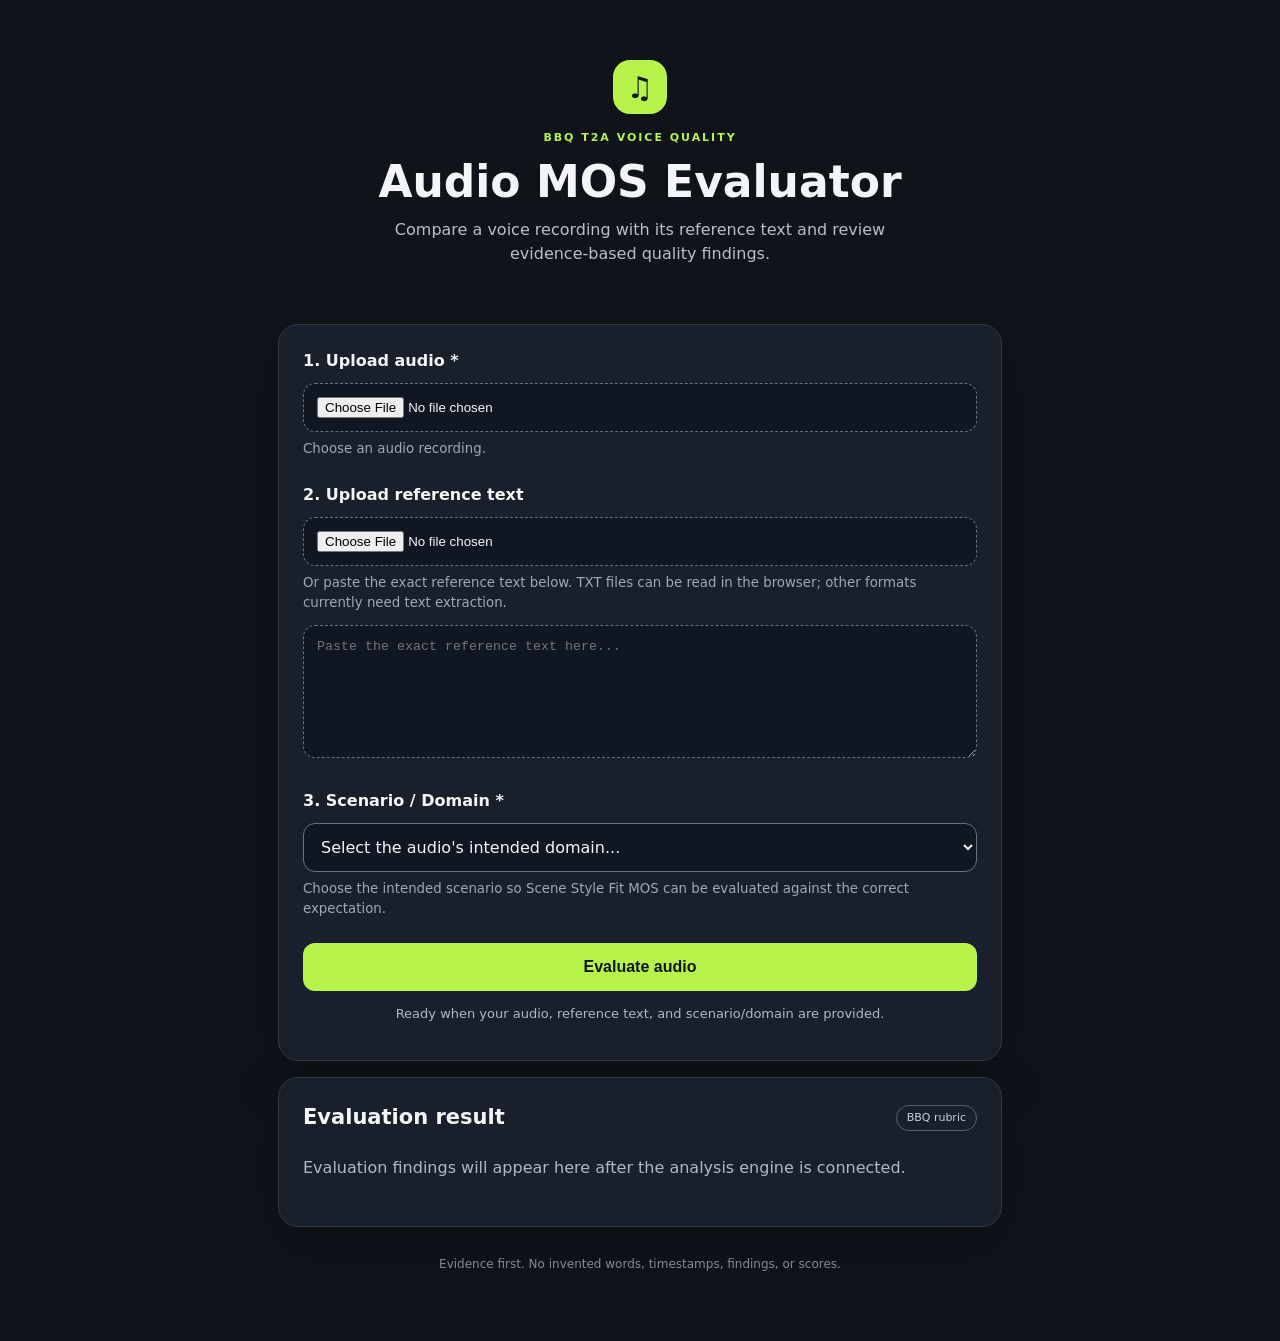
<file: index.html>
<!doctype html>
<html lang="en">
<head>
  <meta charset="utf-8">
  <meta name="viewport" content="width=device-width, initial-scale=1">
  <meta name="theme-color" content="#10131a">
  <title>Audio MOS Evaluator</title>
  <link rel="stylesheet" href="styles.css">
</head>
<body>
  <main class="shell">
    <header class="hero">
      <div class="mark" aria-hidden="true">♫</div>
      <p class="eyebrow">BBQ T2A VOICE QUALITY</p>
      <h1>Audio MOS Evaluator</h1>
      <p class="sub">Compare a voice recording with its reference text and review evidence-based quality findings.</p>
    </header>
    <section class="panel">
      <div class="field">
        <label for="audioFile">1. Upload audio <span aria-hidden="true">*</span></label>
        <input id="audioFile" type="file" accept=".wav,.mp3,.m4a,.flac,audio/*" required>
        <small>Choose an audio recording.</small>
        <audio id="audioPreview" controls hidden></audio>
      </div>
      <div class="field">
        <label for="textFile">2. Upload reference text</label>
        <input id="textFile" type="file" accept=".txt,.pdf,.doc,.docx,.png,.jpg,.jpeg">
        <small>Or paste the exact reference text below. TXT files can be read in the browser; other formats currently need text extraction.</small>
        <textarea id="referenceText" rows="7" placeholder="Paste the exact reference text here..." required></textarea>
      </div>
      <div class="field">
        <label for="scenario">3. Scenario / Domain <span aria-hidden="true">*</span></label>
        <select id="scenario" required>
          <option value="">Select the audio's intended domain...</option>
          <option value="AI Assistant">AI Assistant</option>
          <option value="Spoken-Language Teaching">Spoken-Language Teaching</option>
          <option value="Navigation Prompt">Navigation Prompt</option>
          <option value="Podcast / Vlog">Podcast / Vlog</option>
          <option value="Digital-Human Live Commerce">Digital-Human Live Commerce</option>
          <option value="Customer Service">Customer Service</option>
          <option value="Audiobook">Audiobook</option>
          <option value="Video Voice-Over">Video Voice-Over</option>
          <option value="Other">Other</option>
        </select>
        <small>Choose the intended scenario so Scene Style Fit MOS can be evaluated against the correct expectation.</small>
      </div>
      <div class="field" id="voiceOverSubdomainField" hidden>
        <label for="voiceOverSubdomain">Video Voice-Over type <span aria-hidden="true">*</span></label>
        <select id="voiceOverSubdomain">
          <option value="">Select the content type...</option>
          <option value="News">News</option>
          <option value="Entertainment / Social Media">Entertainment / Social Media</option>
          <option value="Character Animation">Character Animation</option>
          <option value="Religious / Formal Content">Religious / Formal Content</option>
        </select>
        <small>These types follow the Video Voice-Over expectations in the evaluation guideline.</small>
      </div>
      <div class="field" id="otherNotesField" hidden>
        <label for="additionalNotes">Additional Notes for Other <span aria-hidden="true">*</span></label>
        <textarea id="additionalNotes" rows="4" placeholder="Describe the intended scenario/domain and the specific voice style expected..."></textarea>
        <small>Use this when none of the listed domains matches the intended scenario, as required by the evaluation guideline.</small>
      </div>
      <button id="evaluateBtn" type="button">Evaluate audio</button>
      <p id="status" class="status" role="status">Ready when your audio, reference text, and scenario/domain are provided.</p>
    </section>
    <section class="panel results" aria-live="polite">
      <div class="result-head"><h2>Evaluation result</h2><span class="pill">BBQ rubric</span></div>
      <div id="resultBody" class="empty">Evaluation findings will appear here after the analysis engine is connected.</div>
    </section>
    <footer>Evidence first. No invented words, timestamps, findings, or scores.</footer>
  </main>
  <script src="app.js?v=3"></script>
</body>
</html>
</file>
<file: styles.css>
*{box-sizing:border-box}body{margin:0;background:#10131a;color:#f4f5f7;font:16px/1.5 system-ui,-apple-system,Segoe UI,sans-serif}.shell{max-width:760px;margin:0 auto;padding:36px 18px 56px}.hero{text-align:center;padding:24px 12px 30px}.mark{width:54px;height:54px;margin:0 auto 16px;border-radius:17px;display:grid;place-items:center;background:#b7f34a;color:#111827;font-size:30px;font-weight:800}.eyebrow{font-size:11px;letter-spacing:.18em;color:#b7f34a;font-weight:800}.hero h1{font-size:clamp(30px,6vw,44px);line-height:1.1;margin:8px 0}.sub{max-width:560px;margin:12px auto;color:#b8bfcc}.panel{background:#1a202b;border:1px solid #303948;border-radius:20px;padding:24px;margin:16px 0;box-shadow:0 18px 55px #0003}.field{margin-bottom:24px}.field label{display:block;font-weight:750;margin-bottom:10px}.field input[type=file],textarea,.field input[type=text]{width:100%;border:1px dashed #657187;border-radius:12px;padding:13px;background:#111722;color:#f4f5f7}.field input[type=text]{border-style:solid}textarea{margin-top:12px;resize:vertical}small{display:block;color:#9da8b8;margin-top:7px}audio{display:block;width:100%;margin-top:12px}button{width:100%;border:0;border-radius:12px;padding:15px;background:#b7f34a;color:#10131a;font-weight:850;font-size:16px;cursor:pointer}button:disabled{opacity:.55;cursor:not-allowed}.status{color:#aeb8c7;text-align:center;font-size:13px}.result-head{display:flex;align-items:center;justify-content:space-between;gap:12px}.result-head h2{margin:0;font-size:21px}.pill{border:1px solid #536174;color:#c7d0dc;border-radius:99px;padding:4px 10px;font-size:11px}.empty{color:#aeb8c7;padding:22px 0}.finding{padding:12px 0;border-bottom:1px solid #303948}.finding strong{color:#b7f34a}.scores{display:grid;grid-template-columns:1fr 1fr;gap:12px;margin-top:18px}.score{background:#111722;padding:16px;border-radius:12px}.score b{display:block;font-size:22px;color:#b7f34a}footer{text-align:center;color:#7f8a9b;font-size:12px;padding:12px}@media(max-width:520px){.panel{padding:18px}.scores{grid-template-columns:1fr}}

.field select{width:100%;border:1px solid #657187;border-radius:12px;padding:13px;background:#111722;color:#f4f5f7;font:inherit}.field select:focus,textarea:focus{outline:2px solid #b7f34a;outline-offset:2px}[hidden]{display:none!important}
</file>
